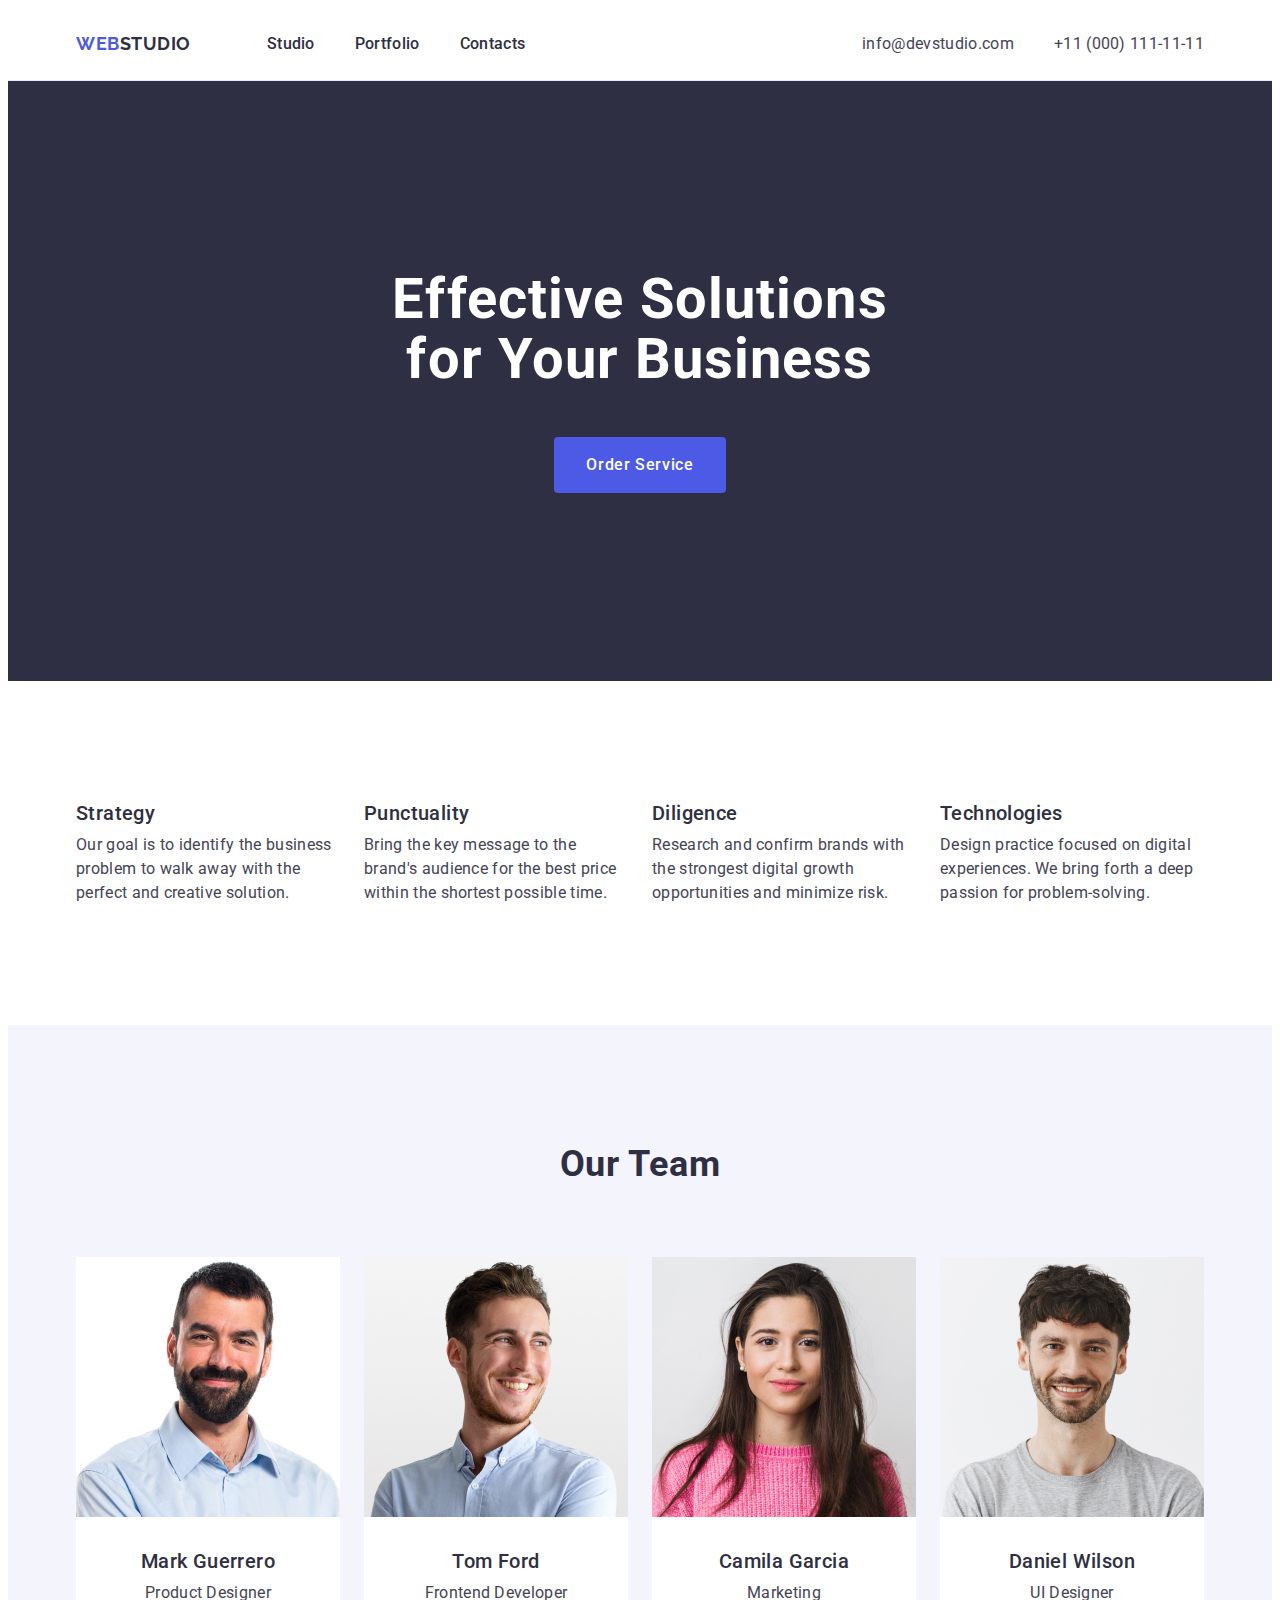
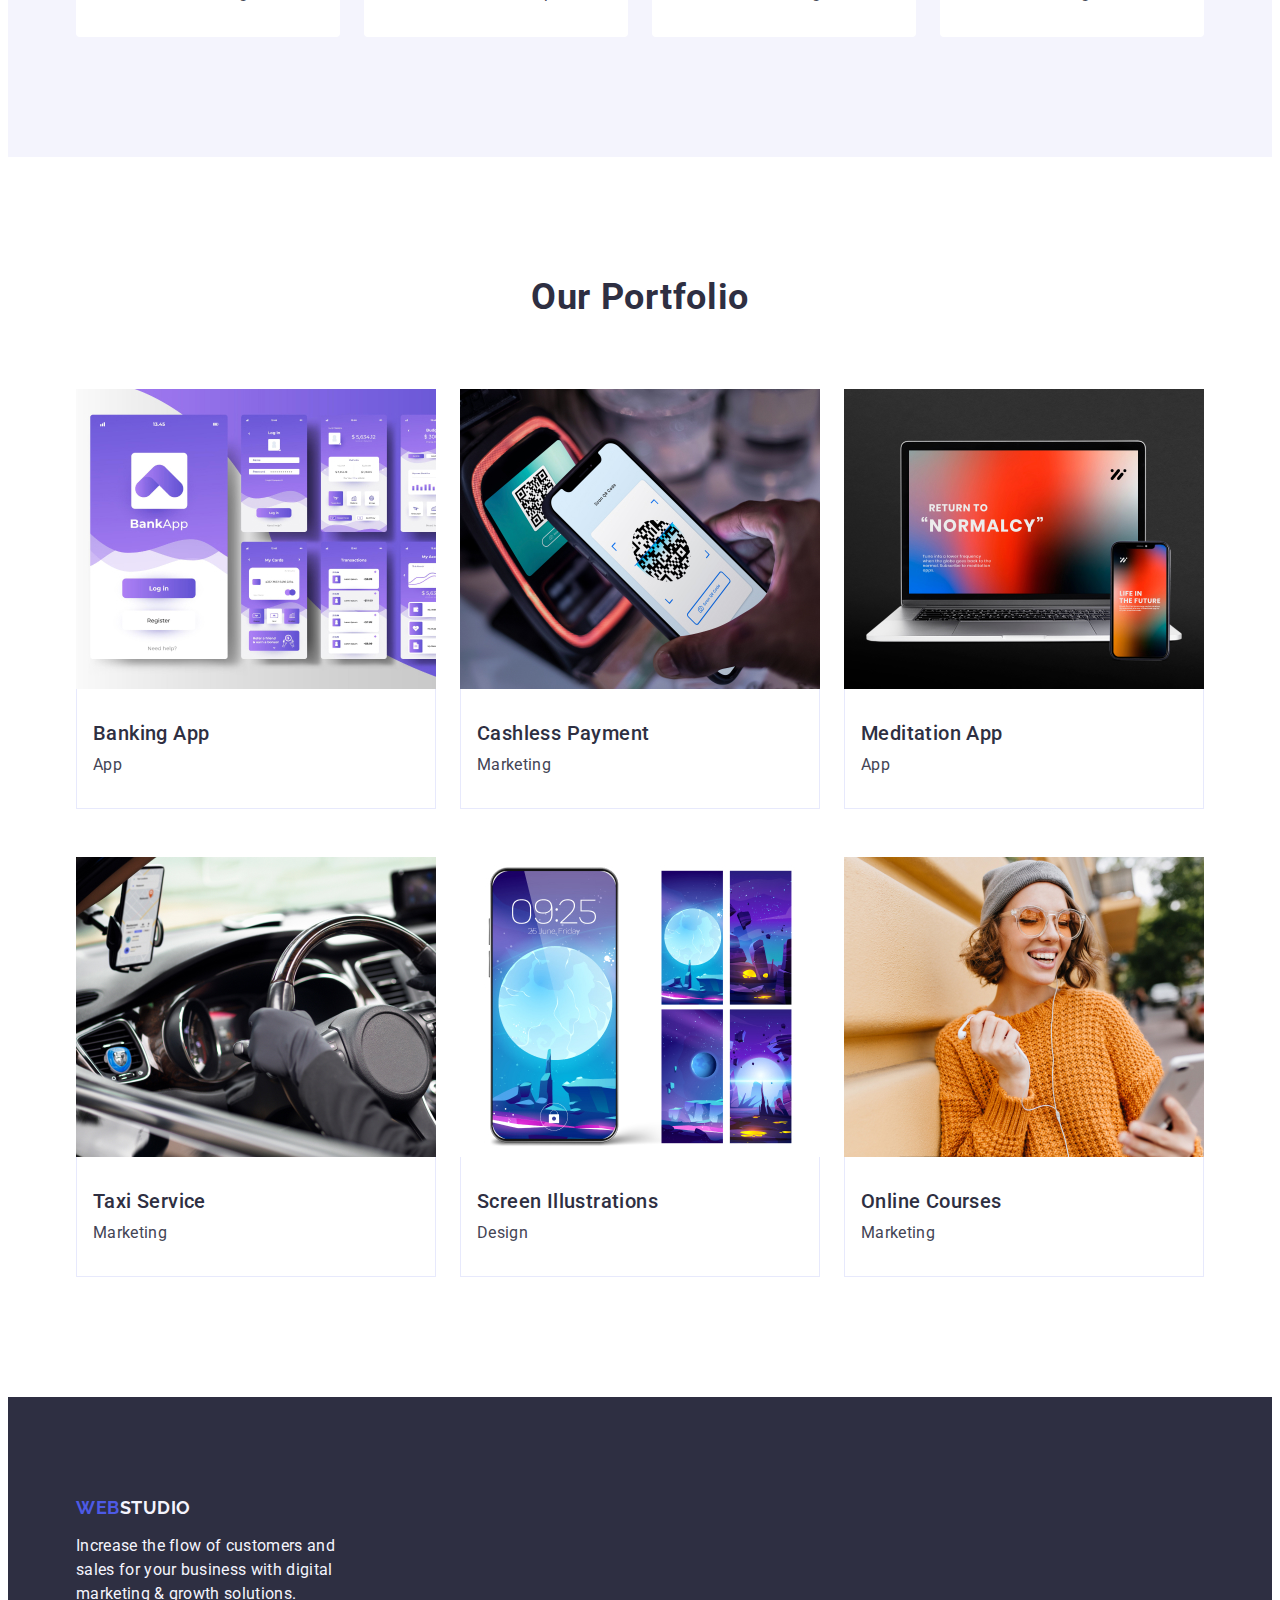
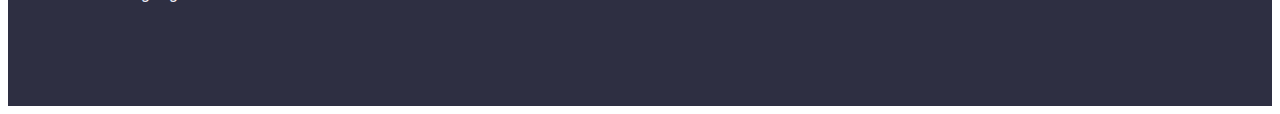
<file: index.html>
<!DOCTYPE html>
<html lang="en">
  <head>
    <meta charset="UTF-8" />
    <meta name="viewport" content="width=device-width, initial-scale=1.0" />
    <title>Document</title>
    <link
      rel="stylesheet"
      href="https://cdnjs.cloudflare.com/ajax/libs/modern-normalize/2.0.0/modern-normalize.min.css"
      integrity="sha512-4xo8blKMVCiXpTaLzQSLSw3KFOVPWhm/TRtuPVc4WG6kUgjH6J03IBuG7JZPkcWMxJ5huwaBpOpnwYElP/m6wg=="
      crossorigin="anonymous"
      referrerpolicy="no-referrer"
    />
    <link rel="stylesheet" href="./css/styles.css" />
    <link rel="preconnect" href="https://fonts.googleapis.com" />
    <link rel="preconnect" href="https://fonts.gstatic.com" crossorigin />
    <link
      href="https://fonts.googleapis.com/css2?family=Raleway:wght@800&family=Roboto:wght@400;500;700;900&display=swap"
      rel="stylesheet"
    />
  </head>
  <body>
    <header class="header">
      <div class="container container_header">
        <nav class="header_navigation">
          <a class="header_navigation_logo link" href="./index.html"
            >Web<span class="header_navigation_logo_second">Studio</span>
          </a>

          <ul class="header_menu_list list">
            <li class="header_menu_item">
              <a class="header_menu_link link" href="./index.html">Studio</a>
            </li>
            <li class="header_menu_item">
              <a class="header_menu_link link" href="#portfolio">Portfolio</a>
            </li>
            <li class="header_menu_item">
              <a class="header_menu_link link" href="">Contacts</a>
            </li>
          </ul>
        </nav>
        <address class="address">
          <ul class="address_list list">
            <li class="address_menu_item">
              <a
                class="address_menu_mail_tel link"
                href="mailto:info@devstudio.com"
                >info@devstudio.com</a
              >
            </li>
            <li class="address_menu_item">
              <a class="address_menu_mail_tel link" href="tel:+110001111111"
                >+11 (000) 111-11-11</a
              >
            </li>
          </ul>
        </address>
      </div>
    </header>
    <main>
      <section class="hero">
        <div class="hero_wrap container">
          <h1 class="hero_title">Effective Solutions for Your Business</h1>
          <button type="button" class="hero_btn">Order Service</button>
        </div>
      </section>

      <section class="motivation section">
        <div class="container">
          <h2 class="visually-hidden">Motivation</h2>
          <ul class="motivation_list list">
            <li class="motivation_menu_item">
              <h3 class="motivation_subtitle">Strategy</h3>
              <p class="motivatiom_item-text">
                Our goal is to identify the business problem to walk away with
                the perfect and creative solution.
              </p>
            </li>

            <li class="motivation_menu_item">
              <h3 class="motivation_subtitle">Punctuality</h3>
              <p class="motivatiom_item-text">
                Bring the key message to the brand's audience for the best price
                within the shortest possible time.
              </p>
            </li>

            <li class="motivation_menu_item">
              <h3 class="motivation_subtitle">Diligence</h3>
              <p class="motivatiom_item-text">
                Research and confirm brands with the strongest digital growth
                opportunities and minimize risk.
              </p>
            </li>

            <li class="motivation_menu_item">
              <h3 class="motivation_subtitle">Technologies</h3>
              <p class="motivatiom_item-text">
                Design practice focused on digital experiences. We bring forth a
                deep passion for problem-solving.
              </p>
            </li>
          </ul>
        </div>
      </section>

      <section class="team section">
        <div class="container container_team">
          <h2 class="team_our">Our Team</h2>
          <ul class="team_list list">
            <li class="team_item">
              <img
                src="./images/mark-guerrero.jpg"
                alt="mark-guerrero"
                width="264"
                height="260"
              />
              <div class="name-post-container">
                <h3 class="team_subtitle">Mark Guerrero</h3>
                <p class="team_text">Product Designer</p>
              </div>
            </li>
            <li class="team_item">
              <img
                src="./images/tom-ford.jpg"
                alt="tom-ford"
                width="264"
                height="260"
              />
              <div class="name-post-container">
                <h3 class="team_subtitle">Tom Ford</h3>
                <p class="team_text">Frontend Developer</p>
              </div>
            </li>
            <li class="team_item">
              <img
                src="./images/camila-garcia.jpg"
                alt="camila-garcia"
                width="264"
                height="260"
              />
              <div class="name-post-container">
                <h3 class="team_subtitle">Camila Garcia</h3>

                <p class="team_text">Marketing</p>
              </div>
            </li>
            <li class="team_item">
              <img
                src="./images/daniel-wilson.jpg"
                alt="daniel-wilson"
                width="264"
                height="260"
              />
              <div class="name-post-container">
                <h3 class="team_subtitle">Daniel Wilson</h3>

                <p class="team_text">UI Designer</p>
              </div>
            </li>
          </ul>
        </div>
      </section>

      <section class="section portfolio" id="portfolio">
        <div class="container">
          <h2 class="title_portfolio">Our Portfolio</h2>
          <ul class="conteiner_portfolio_list list">
            <li class="conteiner_portfolio_item">
              <img
                src="./images/banking-app-interface-concept.jpg"
                alt="Banking App"
                width="360"
                height="300"
              />
              <div class="border_container">
                <h3 class="conteiner_portfolio_subtitle">Banking App</h3>
                <p class="conteiner_portfolio_text">App</p>
              </div>
            </li>
            <li class="conteiner_portfolio_item">
              <img
                src="./images/cashless-payment.jpg"
                alt="Cashless Payment"
                width="360"
                height="300"
              />
              <div class="border_container">
                <h3 class="conteiner_portfolio_subtitle">Cashless Payment</h3>
                <p class="conteiner_portfolio_text">Marketing</p>
              </div>
            </li>
            <li class="conteiner_portfolio_item">
              <img
                src="./images/meditation-app.jpg"
                alt="Meditation App"
                width="360"
                height="300"
              />
              <div class="border_container">
                <h3 class="conteiner_portfolio_subtitle">Meditation App</h3>
                <p class="conteiner_portfolio_text">App</p>
              </div>
            </li>
            <li class="conteiner_portfolio_item">
              <img
                src="./images/taxi-service.jpg"
                alt="Taxi Service"
                width="360"
                height="300"
              />
              <div class="border_container">
                <h3 class="conteiner_portfolio_subtitle">Taxi Service</h3>
                <p class="conteiner_portfolio_text">Marketing</p>
              </div>
            </li>
            <li class="conteiner_portfolio_item">
              <img
                src="./images/screen-lllustrations.jpg"
                alt="Screen Illustrations"
                width="360"
                height="300"
              />
              <div class="border_container">
                <h3 class="conteiner_portfolio_subtitle">
                  Screen Illustrations
                </h3>
                <p class="conteiner_portfolio_text">Design</p>
              </div>
            </li>
            <li class="conteiner_portfolio_item">
              <img
                src="./images/online-courses.jpg"
                alt="Online Courses"
                width="360"
                height="300"
              />
              <div class="border_container">
                <h3 class="conteiner_portfolio_subtitle">Online Courses</h3>
                <p class="conteiner_portfolio_text">Marketing</p>
              </div>
            </li>
          </ul>
        </div>
      </section>
    </main>
    <footer class="footer">
      <div class="container">
        <a class="footer_navigation_logo link" href="./index.html"
          >Web<span class="footer_navigation_logo_second">Studio</span></a
        >
        <p class="footer_text">
          Increase the flow of customers and sales for your business with
          digital marketing & growth solutions.
        </p>
      </div>
    </footer>
  </body>
</html>
</file>
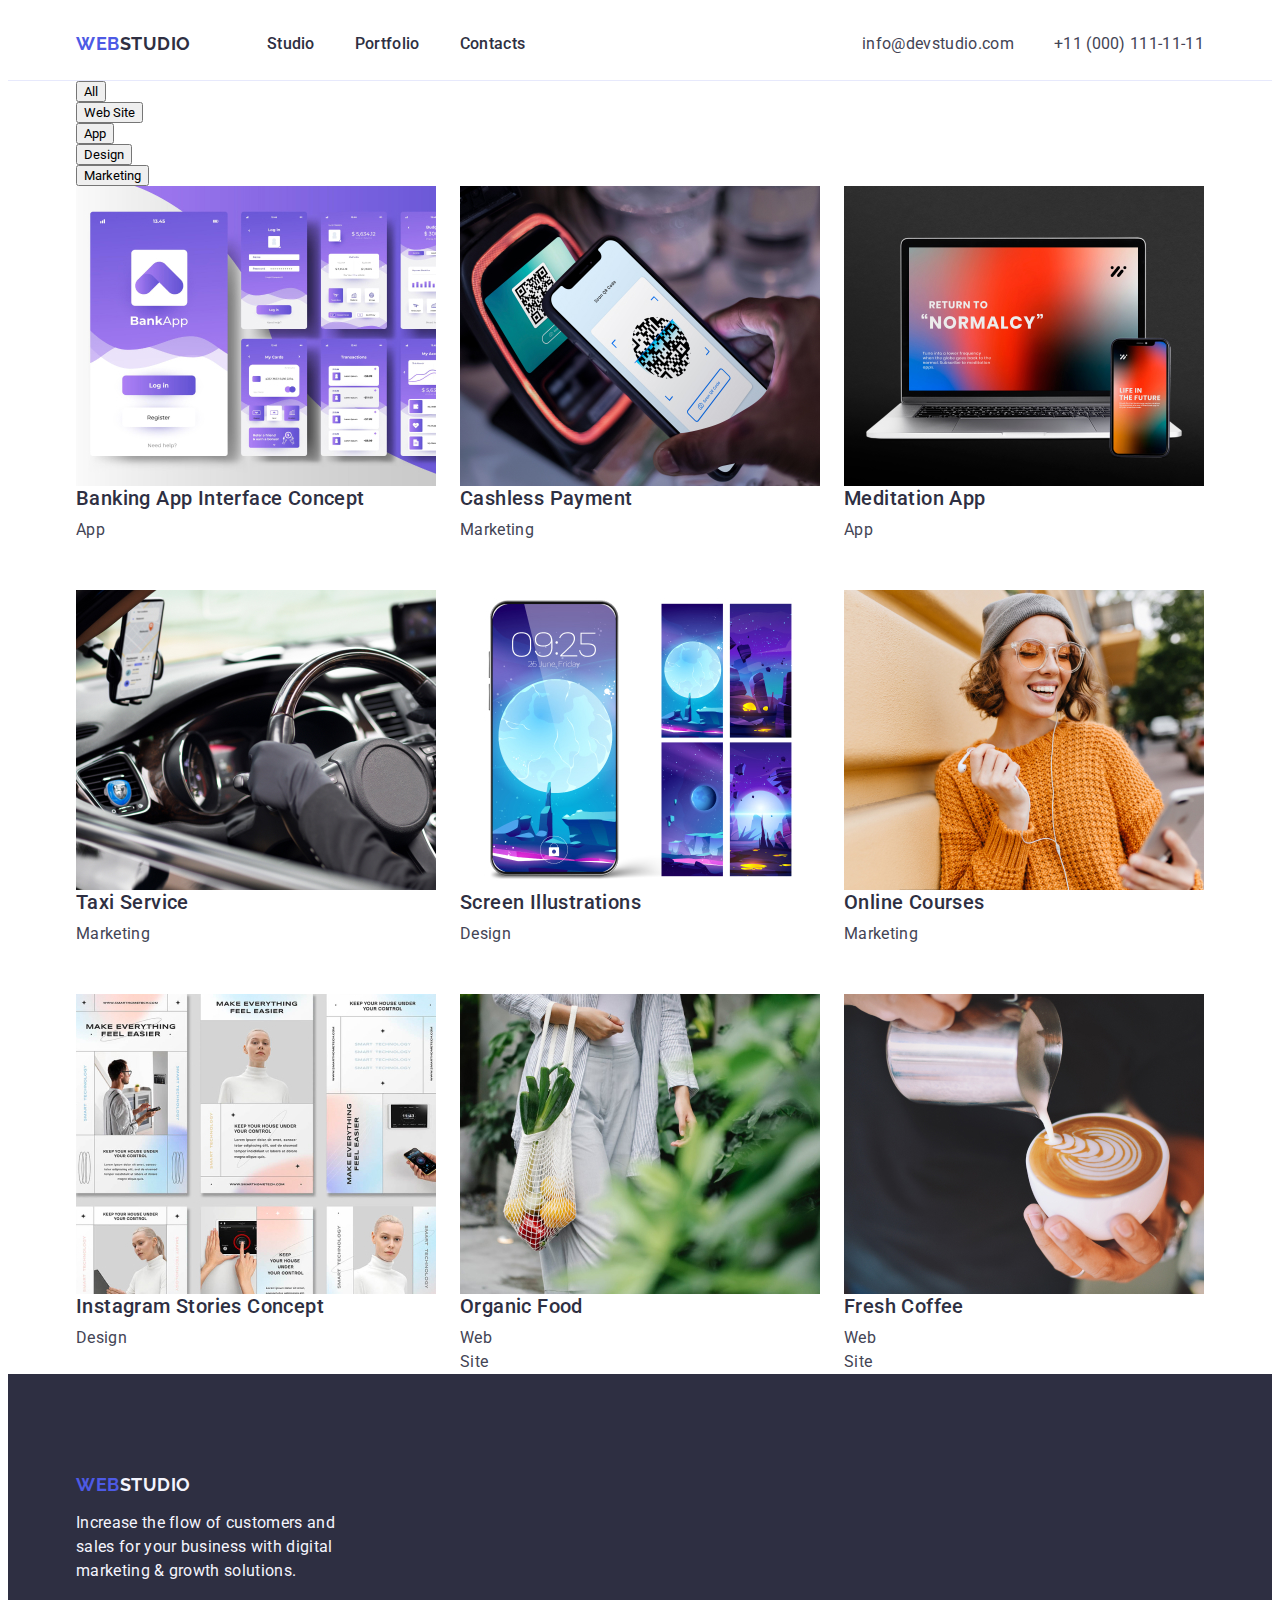
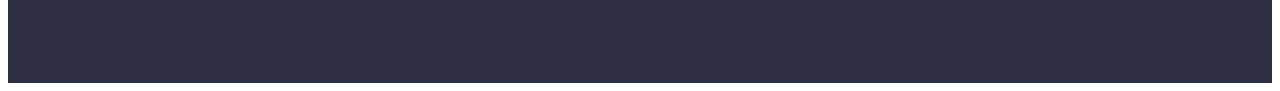
<file: portfolio.html>
<!DOCTYPE html>
<html lang="en">
  <head>
    <meta charset="UTF-8" />
    <meta name="viewport" content="width=device-width, initial-scale=1.0" />
    <title>Document</title>
    <link
      rel="stylesheet"
      href="https://cdnjs.cloudflare.com/ajax/libs/modern-normalize/2.0.0/modern-normalize.min.css"
      integrity="sha512-4xo8blKMVCiXpTaLzQSLSw3KFOVPWhm/TRtuPVc4WG6kUgjH6J03IBuG7JZPkcWMxJ5huwaBpOpnwYElP/m6wg=="
      crossorigin="anonymous"
      referrerpolicy="no-referrer"
    />
    <link rel="stylesheet" href="./css/styles.css" />
    <link rel="preconnect" href="https://fonts.googleapis.com" />
    <link rel="preconnect" href="https://fonts.gstatic.com" crossorigin />
    <link
      href="https://fonts.googleapis.com/css2?family=Raleway:wght@800&family=Roboto:wght@400;500;700;900&display=swap"
      rel="stylesheet"
    />
    <link
      rel="stylesheet"
      href="https://cdnjs.cloudflare.com/ajax/libs/modern-normalize/2.0.0/modern-normalize.min.css"
      integrity="sha512-4xo8blKMVCiXpTaLzQSLSw3KFOVPWhm/TRtuPVc4WG6kUgjH6J03IBuG7JZPkcWMxJ5huwaBpOpnwYElP/m6wg=="
      crossorigin="anonymous"
      referrerpolicy="no-referrer"
    />
  </head>
  <body class="main_page" id="Portfolio">
    <header class="header">
      <div class="container container_header">
        <nav class="header_navigation">
          <a class="header_navigation_logo link" href="./index.html" target="blank">
            Web<span class="header_navigation_logo_second">Studio</span>
          </a>

          <ul class="header_menu_list list">
            <li class="header_menu_item">
              <a class="header_menu_link link" href="./index.html" target="blank">Studio</a>
            </li>
            <li class="header_menu_item">
              <a class="header_menu_link link" href="./portfolio.html" target="blank">Portfolio</a>
            </li>
            <li class="header_menu_item">
              <a class="header_menu_link link" href="" target="blank">Contacts</a>
            </li>
          </ul>
        </nav>
        <address class="address">
          <ul class="address_list list">
            <li class="address_menu_item">
              <a class="address_menu_mail_tel link" href="mailto:info@devstudio.com">info@devstudio.com</a>
            </li>
            <li class="address_menu_item">
              <a class="address_menu_mail_tel link" href="tel:+110001111111">+11 (000) 111-11-11</a>
            </li>
          </ul>
        </address>
      </div>
    </header>
    <main>
      <section class="nav_site">
        <div class="container">
          <h1 class="visually-hidden">Nvigation on the site</h1>
          <ul class="nav_site_list list">
            <li class="nav_site_item">
              <button class="button_nav_site" type="button">All</button>
            </li>
            <li class="nav_site_item">
              <button class="button_nav_site" type="button">Web Site</button>
            </li>
            <li class="nav_site_item">
              <button class="button_nav_site" type="button">App</button>
            </li>
            <li class="nav_site_item">
              <button class="button_nav_site" type="button">Design</button>
            </li>
            <li class="nav_site_item">
              <button class="button_nav_site" type="button">Marketing</button>
            </li>
          </ul>
          <ul class="conteiner_portfolio_list list">
            <li class="conteiner_portfolio_item">
              <a class="conteiner_portfolio_link link" href="">
                <img
                  src="./images/banking-app-interface-concept.jpg"
                  alt="Banking App Interface Concept"
                  width="360"
                  height="300"
                />
                <h2 class="conteiner_portfolio_subtitle">Banking App Interface Concept</h2>
                <p class="conteiner_portfolio_text">App</p></a
              >
            </li>
            <li class="conteiner_portfolio_item">
              <a class="conteiner_portfolio_link link" href="">
                <img src="./images/cashless-payment.jpg" alt="Cashless Payment" width="360" height="300" />
                <h2 class="conteiner_portfolio_subtitle">Cashless Payment</h2>
                <p class="conteiner_portfolio_text">Marketing</p></a
              >
            </li>
            <li class="conteiner_portfolio_item">
              <a class="conteiner_portfolio_link link" href="">
                <img src="./images/meditation-app.jpg" alt="Meditation App" width="360" height="300" />
                <h2 class="conteiner_portfolio_subtitle">Meditation App</h2>
                <p class="conteiner_portfolio_text">App</p></a
              >
            </li>
            <li class="conteiner_portfolio_item">
              <a class="conteiner_portfolio_link link" href="">
                <img src="./images/taxi-service.jpg" alt="Taxi Service" width="360" height="300" />
                <h2 class="conteiner_portfolio_subtitle">Taxi Service</h2>
                <p class="conteiner_portfolio_text">Marketing</p></a
              >
            </li>
            <li class="conteiner_portfolio_item">
              <a class="conteiner_portfolio_link link" href="">
                <img
                  src="./images/screen-lllustrations.jpg"
                  alt="Screen Illustrations"
                  width="360"
                  height="300"
                />
                <h2 class="conteiner_portfolio_subtitle">Screen Illustrations</h2>
                <p class="conteiner_portfolio_text">Design</p></a
              >
            </li>
            <li class="conteiner_portfolio_item">
              <a class="conteiner_portfolio_link link" href="#">
                <img src="./images/online-courses.jpg" alt="Online Courses" width="360" height="300" />
                <h2 class="conteiner_portfolio_subtitle">Online Courses</h2>
                <p class="conteiner_portfolio_text">Marketing</p></a
              >
            </li>

            <li class="conteiner_portfolio_item">
              <a class="conteiner_portfolio_link link" href="">
                <img
                  src="./images/instagram-stories-concept.jpg"
                  alt="Instagram Stories Concept "
                  width="360"
                  height="300"
                />
                <h2 class="conteiner_portfolio_subtitle">Instagram Stories Concept</h2>
                <p class="conteiner_portfolio_text">Design</p></a
              >
            </li>
            <li class="conteiner_portfolio_item">
              <a class="conteiner_portfolio_link link" href="">
                <img src="./images/organic-food.jpg" alt="Organic Food" width="360" height="300" />
                <h2 class="conteiner_portfolio_subtitle">Organic Food</h2>
                <p class="conteiner_portfolio_text">Web Site</p></a
              >
            </li>
            <li class="conteiner_portfolio_item">
              <a class="conteiner_portfolio_link link" href="">
                <img src="./images/fresh-coffee.jpg" alt="Fresh Coffee" width="360" height="300" />
                <h2 class="conteiner_portfolio_subtitle">Fresh Coffee</h2>
                <p class="conteiner_portfolio_text">Web Site</p></a
              >
            </li>
          </ul>
        </div>
      </section>
    </main>
    <footer class="footer">
      <div class="container">
        <a class="footer_navigation_logo link" href="./index.html"
          >Web<span class="footer_navigation_logo_second">Studio</span>
        </a>
        <p class="footer_text">
          Increase the flow of customers and sales for your business with digital marketing & growth
          solutions.
        </p>
      </div>
    </footer>
  </body>
</html>
</file>
<file: css/styles.css>
:root {
  --iris: #4d5ae5;
  --ocean: #404bbf;
  --navy-blue: #2e2f42;
  --green: #31d0aa;
  --slate: #434455;
  --light-slate: #8e8f99;
  --cornflower: #e7e9fc;
  --cloud: #f4f4fd;
  --navy-blue-modal: rgba(46, 47, 66, 0.4);
  --grey: rgba(46, 47, 66, 0.7);
  --white: #fff;
  --dairy: #fcfcfc;
}
:root {
  --font-family: 'Roboto', sans-serif;
  --second-family: 'Raleway', sans-serif;
}

*,
*::before,
*::after {
  box-sizing: border-box;
}
/*=======================BASE STYLE================*/

body {
  font-family: 'Raleway', sans-serif;
  font-family: 'Roboto', sans-serif;
  background-color: #fff;
  color: #434455;
}

button {
  font-family: inherit;
  cursor: pointer;
}
/*------RESET STYLE------*/
.link {
  text-decoration: none;
}
.list {
  list-style-type: none;
}

h1,
h2,
h3,
h4,
h5,
h6,
p {
  margin-top: 0;
  margin-bottom: 0;
}

ul,
ol {
  list-style-type: none;
  margin-top: 0;
  margin-bottom: 0;
  padding-left: 0;
}
div {
  display: block;
}
img {
  display: block;
}
.section {
  padding-top: 120px;
  padding-bottom: 120px;
}
/*------RESET end------*/

/*===============component styles====================*/
.container {
  max-width: 1158px;
  padding-left: 15px;
  padding-right: 15px;
  margin-left: auto;
  margin-right: auto;
}

/*#----------------------------------header*/
.header {
  border-bottom: 1px solid #e7e9fc;
}

.container_header {
  display: flex;

  justify-content: space-between;
}
.header_navigation {
  display: flex;
  align-items: center;
}
.header_navigation_logo {
  padding: 24px 0;
  margin-right: 76px;
}
.header_navigation_logo,
.footer_navigation_logo {
  font-family: 'Raleway', sans-serif;
  font-weight: 700;
  font-size: 18px;
  line-height: 1.17; /* 116.667% 21px*/
  letter-spacing: 0.03em; /*0.54px*/
  text-transform: uppercase;
  color: var(--iris, #4d5ae5);
}

.header_navigation_logo_second {
  color: var(--navyblue, #2e2f42);
}
.header_menu_list {
  display: flex;
  align-items: center;
  gap: 40px;
}

.header_menu_link {
  display: block;
  padding: 24px 0;
  color: var(--navyblue, #2e2f42);
  font-size: 16px;
  font-weight: 500;
  line-height: 1.5; /* 150% 24px*/
  letter-spacing: 0.02em; /* 0.32px */
}
.header_menu_link:hover {
  color: var(--ocean, #404bbf);
  font-size: 16px;
  line-height: 1.5; /* 150% */
  letter-spacing: 0.02em;
}

.header_menu_link:focus {
  color: #404bbf;
}
/*#----------------------------------header*/
.address {
  font-style: normal;
}
.address_list {
  display: flex;
  align-items: center;
  gap: 40px;
}
.address_menu_mail_tel {
  display: block;
  padding: 24px 0;
  color: var(--slate, #434455);
  font-size: 16px;
  line-height: 1.5; /* 150% 24px*/
  letter-spacing: 0.02em; /* 0.32px */
}

.address_menu_mail_tel:hover {
  color: var(--ocean, #404bbf);
}
.address_menu_mail_tel:focus {
  color: var(--ocean, #404bbf);
}

/*-------------------------------section class hero*/
.hero {
  background: var(--navyblue, #2e2f42);
  padding-top: 188px;
  padding-bottom: 188px;
}
.hero_wrap {
}
.hero_title {
  font-weight: 700;
  font-size: 56px;
  line-height: 1.07143; /* 107.143% */
  letter-spacing: 0.02em; /*1.12px*/
  text-align: center;
  color: var(--white, #fff);
  max-width: 496px;
  margin-bottom: 48px;
  margin-left: auto;
  margin-right: auto;
}
.hero_btn {
  background-color: #4d5ae5;
  font-weight: 500;
  font-size: 16px;
  line-height: 1.5; /* 150% */
  letter-spacing: 0.04em;
  color: var(--white, #fff);
  border-radius: 4px;
  min-width: 169px;
  height: 56px;
  display: block;
  margin-left: auto;
  margin-right: auto;
  padding: 16px 32px;
  border: none;
}
.hero_btn:hover,
.hero_btn:focus {
  background: var(--ocean, #404bbf);
  color: var(--white, #ffffff);
}

/*-------------------------------motivation*/

.motivation {
  padding-top: 120px;
  padding-bottom: 120px;
}
.visually-hidden {
  position: absolute;
  width: 1px;
  height: 1px;
  margin: -1px;
  border: 0;
  padding: 0;
  white-space: nowrap;
  clip-path: inset(100%);
  clip: rect(0 0 0 0);
  overflow: hidden;
}
.motivation_list {
  display: flex;
  gap: 24px;
}
.motivation_menu_item {
  align-items: flex-start;
  justify-content: flex-start;
  flex-direction: column;
  gap: 8px;
  width: calc((100% - 72px) / 4);
}
.motivation_subtitle {
  color: var(--navyblue, #2e2f42);
  font-size: 20px;
  line-height: 1.2; /* 120% */
  letter-spacing: 0.02em;
  font-weight: 500;
  margin-bottom: 8px;
}
.motivatiom_item-text {
  color: var(--slate, #434455);
  font-size: 16px;
  line-height: 1.5; /* 150% */
  letter-spacing: 0.02em;
}

.team {
  padding-top: 120px;
  height: 732px;
  display: flex;
  align-content: center;
  flex-wrap: wrap;
  background-color: var(--cloud, #f4f4fd);
}

.container > .title_portfolio {
  text-align: center;
  margin-bottom: 72px;
}
.container_team {
}

.team_our {
  color: var(--navyblue, #2e2f42);
  text-align: center;
  font-size: 36px;
  line-height: 1.11;
  letter-spacing: 0.02em;
  text-transform: capitalize;
  /*max-width: 162px;*/
  margin: 0 auto;
  font-weight: 700;
  margin-bottom: 72px;
  /*padding-top: 120px;*/
}
.team_list {
  display: flex;
  gap: 24px;
}

.team_item {
  background-color: var(--white, #fff);
  width: calc((100% - 72px) / 4);
  border-radius: 0px 0px 4px 4px;
}
.name-post-container {
  padding: 32px 0;
}
.team_subtitle {
  color: var(--navyblue, #2e2f42);
  font-weight: 500;
  font-size: 20px;
  line-height: 1.2;
  letter-spacing: 0.02em;
  text-align: center;
  margin-bottom: 8px;
}
.team_text {
  color: var(--slate, #434455);
  font-size: 16px;
  line-height: 1.5; /* 150% */
  letter-spacing: 0.02em;
  text-align: center;
}

.title_portfolio {
  font-weight: 700;
  font-size: 36px;
  line-height: 1.11111;
  letter-spacing: 0.02em;
  text-align: center;
  color: #2e2f42;
  text-transform: capitalize;
}
.conteiner_portfolio_list {
  display: flex;
  flex-wrap: wrap;
  align-content: center;
  justify-content: center;
  column-gap: 24px;
  row-gap: 48px;
}

.conteiner_portfolio_item {
  width: calc((100% - 48px) / 3);
  background: var(--white, #fff);
}
.conteiner_portfolio_subtitle {
  color: var(--navyblue, #2e2f42);
  font-size: 20px;
  line-height: 1.2; /* 120% */
  letter-spacing: 0.02em;
  font-weight: 500;
  margin-bottom: 8px;
}
.conteiner_portfolio_text {
  color: var(--slate, #434455);
  font-size: 16px;
  line-height: 1.5; /* 150% */
  letter-spacing: 0.02em;
  padding-right: 314px;
}
.border_container {
  border-bottom: 1px solid #e7e9fc;
  border-left: 1px solid #e7e9fc;
  border-right: 1px solid #e7e9fc;
  padding: 32px 16px;
  width: 360px;
  height: 120px;
}
.conteiner_portfolio_subtitle,
.conteiner_portfolio_text {
  text-align: left;
}
/*-------------------------------footer*/
.footer {
  background: var(--navyblue, #2e2f42);
  padding: 100px 0;
  text-align: left;
}
.footer_navigation_logo {
  display: inline-block;
  margin-bottom: 16px;
}
.footer_navigation_logo_second {
  color: var(--cloud, #f4f4fd);
}
.footer_text {
  color: var(--cloud, #f4f4fd);
  font-size: 16px;
  line-height: 1.5; /* 150% */
  letter-spacing: 0.02em;
  font-weight: 400;
  width: 264px;
}
</file>
